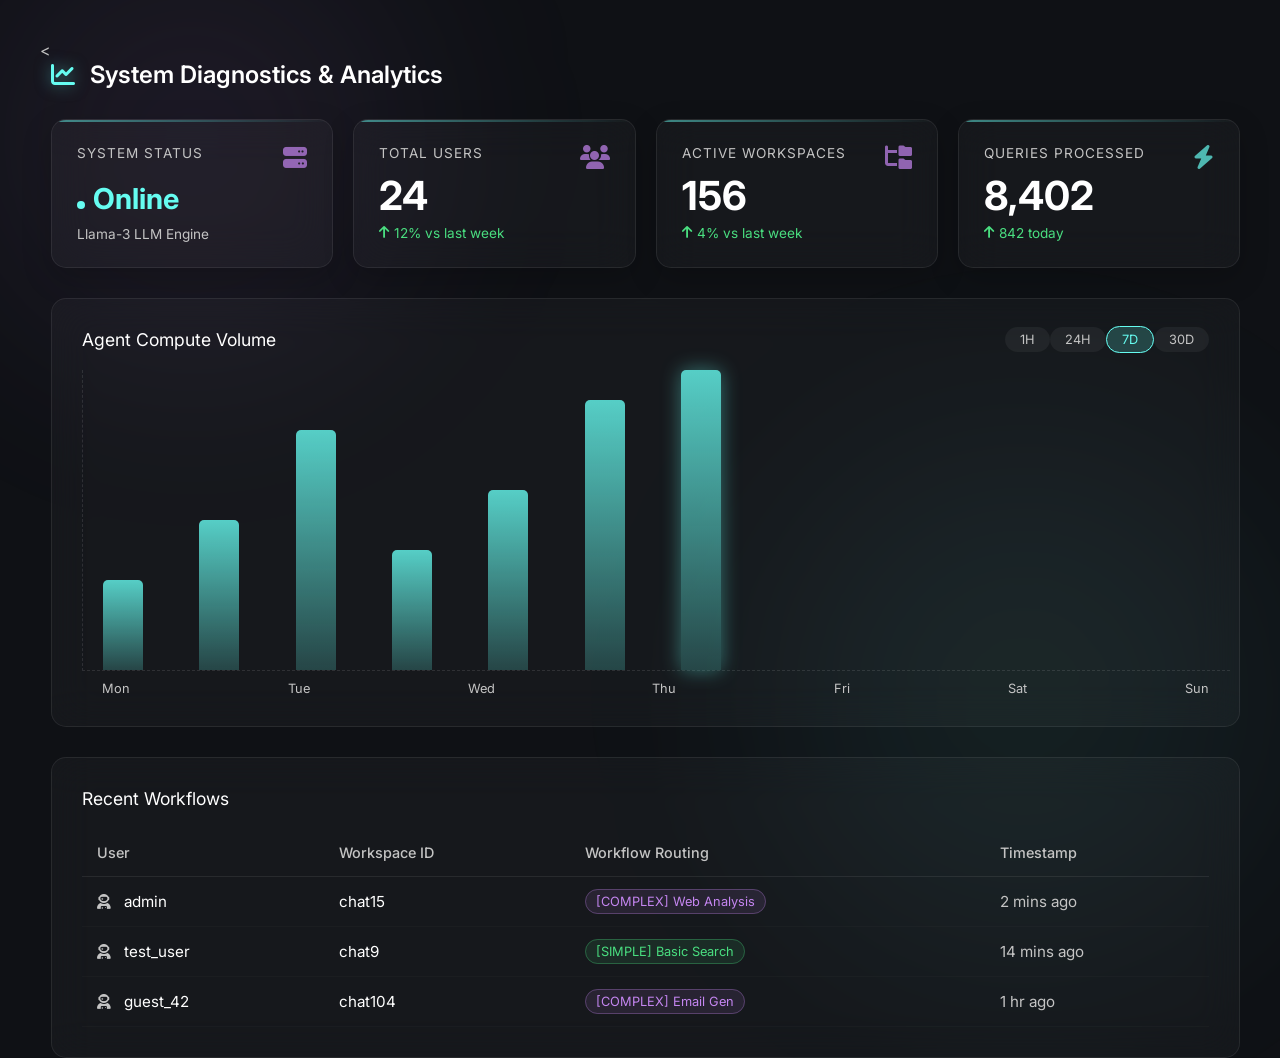
<file: templates/analytics_mockup.html>
<<!DOCTYPE html>
<html lang="en">
<head>
    <meta charset="UTF-8">
    <meta name="viewport" content="width=device-width, initial-scale=1.0">
    <title>Analytics Dashboard Mockup</title>
    <link href="https://fonts.googleapis.com/css2?family=Inter:wght@300;400;500;600;700&display=swap" rel="stylesheet">
    <link rel="stylesheet" href="https://cdnjs.cloudflare.com/ajax/libs/font-awesome/6.4.0/css/all.min.css">
    <style>
        :root {
            --bg-color: #0f1115;
            --glass-bg: rgba(255, 255, 255, 0.03);
            --glass-border: rgba(255, 255, 255, 0.08);
            --primary-neon: #66fcf1;
            --accent-purple: #c586f1;
            --text-main: #c4c4c4;
            --text-light: #ffffff;
        }
        body {
            background-color: var(--bg-color);
            color: var(--text-main);
            font-family: 'Inter', sans-serif;
            margin: 0;
            padding: 40px;
            overflow-x: hidden;
            display: flex;
            justify-content: center;
        }

        /* Blobs */
        .blob { position: fixed; border-radius: 50%; filter: blur(100px); z-index: -1; opacity: 0.6; }
        .blob-1 { top: -20%; left: -10%; width: 50vw; height: 50vw; background: radial-gradient(circle, rgba(197,134,241,0.2) 0%, rgba(15,17,21,0) 70%); }
        .blob-2 { bottom: -20%; right: -10%; width: 60vw; height: 60vw; background: radial-gradient(circle, rgba(102,252,241,0.15) 0%, rgba(15,17,21,0) 70%); }

        .dashboard-container {
            width: 100%;
            max-width: 1200px;
        }

        h2 { color: var(--text-light); font-weight: 600; margin-bottom: 30px; display: flex; align-items: center; gap: 15px; }
        .neon-icon { color: var(--primary-neon); text-shadow: 0 0 15px rgba(102,252,241, 0.5); }

        /* Metric Cards */
        .metrics-grid {
            display: grid;
            grid-template-columns: repeat(auto-fit, minmax(250px, 1fr));
            gap: 20px;
            margin-bottom: 30px;
        }
        .metric-card {
            background: var(--glass-bg);
            border: 1px solid var(--glass-border);
            border-radius: 15px;
            padding: 25px;
            backdrop-filter: blur(20px);
            display: flex;
            flex-direction: column;
            box-shadow: 0 10px 30px rgba(0,0,0,0.2);
            position: relative;
            overflow: hidden;
        }
        .metric-card::before { content: ''; position: absolute; top: 0; left: 0; width: 100%; height: 2px; background: linear-gradient(90deg, var(--primary-neon), transparent); opacity: 0.5; }
        
        .metric-title { font-size: 0.85rem; text-transform: uppercase; letter-spacing: 1px; color: var(--text-main); margin-bottom: 10px; }
        .metric-value { font-size: 2.5rem; font-weight: 700; color: var(--text-light); margin-bottom: 5px; }
        .metric-growth { font-size: 0.85rem; color: #4ade80; display: flex; align-items: center; gap: 5px; }
        .metric-icon { position: absolute; top: 25px; right: 25px; font-size: 1.5rem; color: var(--accent-purple); opacity: 0.7; }

        /* Chart Area Mockup */
        .chart-container {
            background: var(--glass-bg);
            border: 1px solid var(--glass-border);
            border-radius: 15px;
            padding: 30px;
            backdrop-filter: blur(20px);
            margin-bottom: 30px;
        }
        .chart-header { display: flex; justify-content: space-between; align-items: center; margin-bottom: 20px; }
        .chart-title { font-size: 1.1rem; color: var(--text-light); }
        .chart-tabs span { padding: 5px 15px; background: rgba(255,255,255,0.05); border-radius: 20px; font-size: 0.8rem; cursor: pointer; transition: 0.3s; }
        .chart-tabs span.active { background: rgba(102,252,241,0.2); color: var(--primary-neon); border: 1px solid var(--primary-neon); }
        
        .mock-chart { width: 100%; height: 300px; position: relative; border-bottom: 1px dashed rgba(255,255,255,0.1); border-left: 1px dashed rgba(255,255,255,0.1); display: flex; align-items: flex-end; padding-left: 20px; gap: 5%; }
        .mock-bar { width: 40px; background: linear-gradient(to top, rgba(102,252,241,0.2), rgba(102,252,241,0.8)); border-radius: 5px 5px 0 0; position: relative; }
        .mock-bar:nth-child(1) { height: 30%; } .mock-bar:nth-child(2) { height: 50%; } .mock-bar:nth-child(3) { height: 80%; } .mock-bar:nth-child(4) { height: 40%; }
        .mock-bar:nth-child(5) { height: 60%; } .mock-bar:nth-child(6) { height: 90%; } .mock-bar:nth-child(7) { height: 100%; box-shadow: 0 0 20px rgba(102,252,241,0.4); }

        /* Table Area */
        .table-container { background: var(--glass-bg); border: 1px solid var(--glass-border); border-radius: 15px; padding: 30px; backdrop-filter: blur(20px); }
        table { width: 100%; border-collapse: collapse; text-align: left; }
        th { padding: 15px; color: var(--text-main); font-weight: 500; border-bottom: 1px solid var(--glass-border); font-size: 0.9rem; }
        td { padding: 15px; color: var(--text-light); border-bottom: 1px solid rgba(255,255,255,0.02); font-size: 0.95rem; }
        .status-badge { background: rgba(74, 222, 128, 0.1); color: #4ade80; padding: 4px 10px; border-radius: 20px; font-size: 0.8rem; border: 1px solid rgba(74, 222, 128, 0.3); }
        .status-badge.complex { background: rgba(197, 134, 241, 0.1); color: #c586f1; border-color: rgba(197, 134, 241, 0.3); }

        /* Pulse animation */
        @keyframes pulse { 0% { box-shadow: 0 0 0 0 rgba(102, 252, 241, 0.4); } 70% { box-shadow: 0 0 0 10px rgba(102, 252, 241, 0); } 100% { box-shadow: 0 0 0 0 rgba(102, 252, 241, 0); } }
        .live-dot { width: 8px; height: 8px; background: var(--primary-neon); border-radius: 50%; display: inline-block; margin-right: 8px; animation: pulse 2s infinite; }
    </style>
</head>
<body>
    <div class="blob blob-1"></div>
    <div class="blob blob-2"></div>

    <div class="dashboard-container">
        <h2><i class="fa-solid fa-chart-line neon-icon"></i> System Diagnostics & Analytics</h2>

        <div class="metrics-grid">
            <div class="metric-card">
                <i class="fa-solid fa-server metric-icon"></i>
                <div class="metric-title">System Status</div>
                <div class="metric-value" style="color: var(--primary-neon); font-size: 1.8rem; margin-top:10px;"><span class="live-dot"></span>Online</div>
                <div class="metric-growth" style="color: var(--text-main); margin-top: 5px;">Llama-3 LLM Engine</div>
            </div>
            <div class="metric-card">
                <i class="fa-solid fa-users metric-icon"></i>
                <div class="metric-title">Total Users</div>
                <div class="metric-value">24</div>
                <div class="metric-growth"><i class="fa-solid fa-arrow-up"></i> 12% vs last week</div>
            </div>
            <div class="metric-card">
                <i class="fa-solid fa-folder-tree metric-icon"></i>
                <div class="metric-title">Active Workspaces</div>
                <div class="metric-value">156</div>
                <div class="metric-growth"><i class="fa-solid fa-arrow-up"></i> 4% vs last week</div>
            </div>
            <div class="metric-card">
                <i class="fa-solid fa-bolt metric-icon" style="color:var(--primary-neon)"></i>
                <div class="metric-title">Queries Processed</div>
                <div class="metric-value">8,402</div>
                <div class="metric-growth"><i class="fa-solid fa-arrow-up"></i> 842 today</div>
            </div>
        </div>

        <div class="chart-container">
            <div class="chart-header">
                <div class="chart-title">Agent Compute Volume</div>
                <div class="chart-tabs">
                    <span>1H</span><span>24H</span><span class="active">7D</span><span>30D</span>
                </div>
            </div>
            <!-- Beautiful Fake CSS Chart for the Mockup -->
            <div class="mock-chart">
                <div class="mock-bar"></div>
                <div class="mock-bar"></div>
                <div class="mock-bar"></div>
                <div class="mock-bar"></div>
                <div class="mock-bar"></div>
                <div class="mock-bar"></div>
                <div class="mock-bar"></div>
            </div>
            <div style="display: flex; justify-content: space-between; padding-left: 20px; margin-top: 10px; color: var(--text-main); font-size: 0.8rem;">
                <span>Mon</span><span>Tue</span><span>Wed</span><span>Thu</span><span>Fri</span><span>Sat</span><span>Sun</span>
            </div>
        </div>

        <div class="table-container">
            <div class="chart-title" style="margin-bottom: 20px;">Recent Workflows</div>
            <table>
                <thead>
                    <tr>
                        <th>User</th>
                        <th>Workspace ID</th>
                        <th>Workflow Routing</th>
                        <th>Timestamp</th>
                    </tr>
                </thead>
                <tbody>
                    <tr>
                        <td><i class="fa-solid fa-user-astronaut" style="margin-right:10px; color:var(--text-main);"></i> admin</td>
                        <td>chat15</td>
                        <td><span class="status-badge complex">[COMPLEX] Web Analysis</span></td>
                        <td style="color:var(--text-main);">2 mins ago</td>
                    </tr>
                    <tr>
                        <td><i class="fa-solid fa-user-astronaut" style="margin-right:10px; color:var(--text-main);"></i> test_user</td>
                        <td>chat9</td>
                        <td><span class="status-badge">[SIMPLE] Basic Search</span></td>
                        <td style="color:var(--text-main);">14 mins ago</td>
                    </tr>
                    <tr>
                        <td><i class="fa-solid fa-user-astronaut" style="margin-right:10px; color:var(--text-main);"></i> guest_42</td>
                        <td>chat104</td>
                        <td><span class="status-badge complex">[COMPLEX] Email Gen</span></td>
                        <td style="color:var(--text-main);">1 hr ago</td>
                    </tr>
                </tbody>
            </table>
        </div>
    </div>
</body>
</html>
</file>
